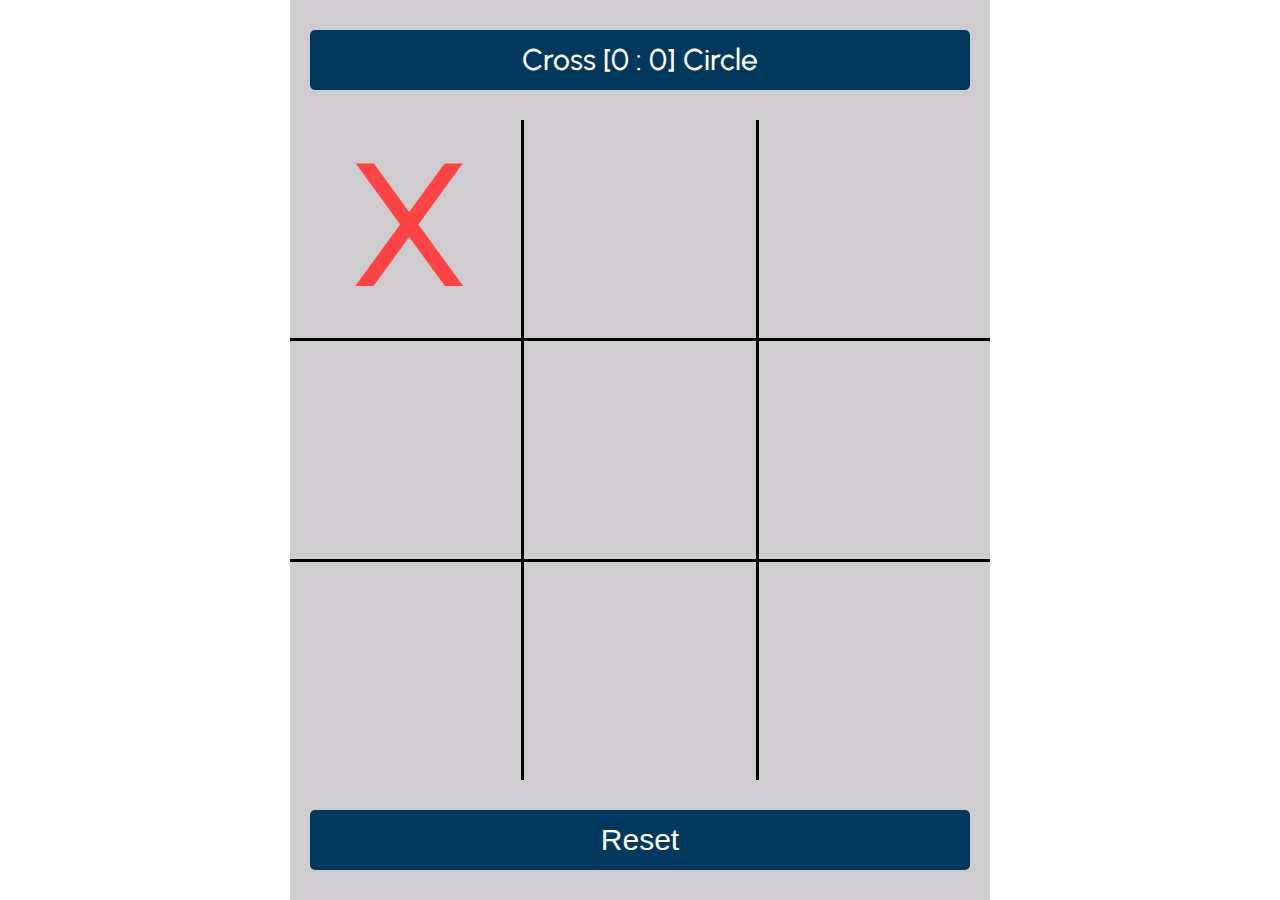
<file: krestik-nolik/html/index.html>
<!DOCTYPE html>
<html lang="en">
<head>
    <meta charset="UTF-8">
    <meta http-equiv="X-UA-Compatible" content="IE=edge">
    <meta name="viewport" content="width=device-width, initial-scale=1.0">
    <title>Document</title>
    <link rel="stylesheet" href="../css/style.css">
</head>
<body>
    <div class="content">
        <div class="counter">Cross [<span id="krestik">0</span> : <span id="nolik">0</span>] Circle</div>
        <div class="field" id="field">
            <div class="line line_ver"></div>
            <div class="line line_ver"></div>
            <div class="line line_hor"></div>
            <div class="line line_hor"></div>
            <div class="field1"></div>
            <div class="field1"></div>
            <div class="field1"></div>
            <div class="field1"></div>
            <div class="field1"></div>
            <div class="field1"></div>
            <div class="field1"></div>
            <div class="field1"></div>
            <div class="field1"></div>
        </div>
        <button id="reset" class="reset">Reset</button>
        <div class="black" id="black"></div>
        <div class="dialog" id="dialog">
            <div></div>
            <span class="font_size_48" id="text"></span>
            <button id="reset2" class="reset">Reset</button>
        </div>
    </div>
</body>
<script src="../js/script.js" type="text/javascript"></script>
</html>
</file>
<file: krestik-nolik/css/style.css>
*{
    margin: 0;
    padding: 0;
}
:root{
    --width: 3px;
    --color: black;
    --size: 700px;
    --btn_bg: #01395e;
    --btn_bg_hover: #0091cf;
    --orange: #ceccce;
    --coral: #fd4445;
}

@font-face {
    font-family: urbanist;
    src: url(../fonts/Urbanist-Medium.ttf);
    font-weight: 400;
}

.content{
    width: min(100% - 15px, var(--size));
    height: 100vh;
    margin-inline: auto;
    display: flex;
    flex-direction: column;
    align-items: center;
    justify-content: center;
    font-family: urbanist;
    background-color: var(--orange);
    position: relative;
    z-index: 1;
}
.field{
    display: flex;
    justify-content: center;
    flex-wrap: wrap;
    width: var(--size);
    height: var(--size);
    position: relative;
}
.field1{
    width: 33%;
    height: 33%;
    text-align: center;
    color: var(--coral);
    font-size: calc(0.25*var(--size));
}
.line_ver{
    height: 100%;
    width: var(--width);
}
.line_hor{
    width: 100%;
    height: var(--width);
}
.line{
    position: absolute;
    background-color: var(--color);
}
.line_ver:nth-child(1){
    left: 33%;
}
.line_ver:nth-child(2){
    right: 33%;
}
.line_hor:nth-child(3){
    top: 33%;
}
.line_hor:nth-child(4){
    bottom: 33%;
}
.reset, .counter{
    width: calc(100% - 40px);
    height: 60px;
    line-height: 60px;
    margin: 30px;
    color: white;
    font-size: 30px;
    border-radius: 5px;
    border: none;
    background-color: var(--btn_bg);
    transition: all .15s ease-out;
    text-align: center;
}
.reset:hover{
    background-color: var(--btn_bg_hover);
}
.dialog{
    width: calc(80% - 20px);
    height: calc(50% - 20px);
    background-color: white;
    box-shadow: 5px 5px 5px rgba(0, 0, 0, .5);
    border-radius: 10px;
    position: absolute;
    z-index: 10;
    top: 50%;
    left: 50%;
    transform: translate(-50%, -50%);
    display: none;
    flex-direction: column;
    justify-content: space-around;
    align-items: center;
}
.font_size_48{
    font-family: urbanist;
    font-size: 48px;
    color: var(--color);
    text-align: center;
}
.black{
    width: 100vw;
    height: 100vh;
    position: absolute;
    z-index: 9;
    background-color: #2c2c2c;
    opacity: .7;
    display: none;
}
@media screen and (orientation: portrait) {
    *:root{
        --size: 300px;
    }
}
</file>
